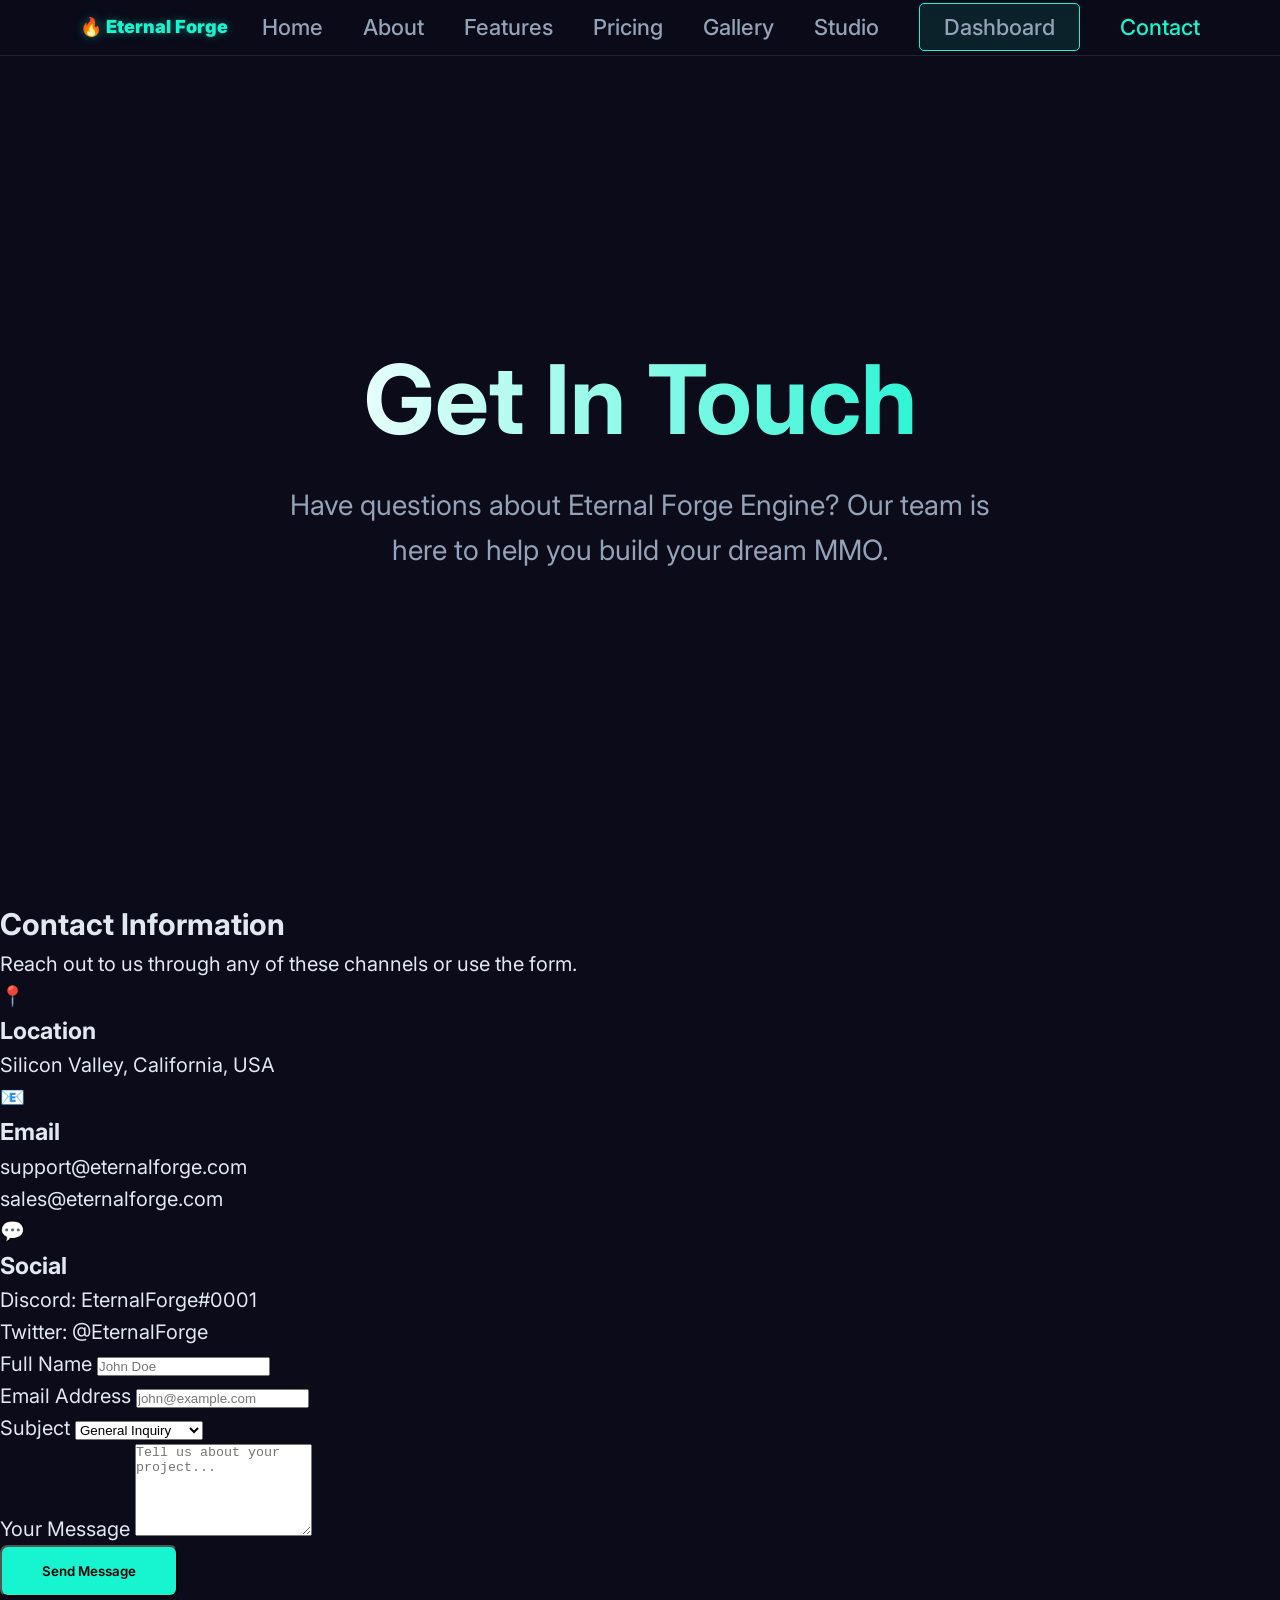
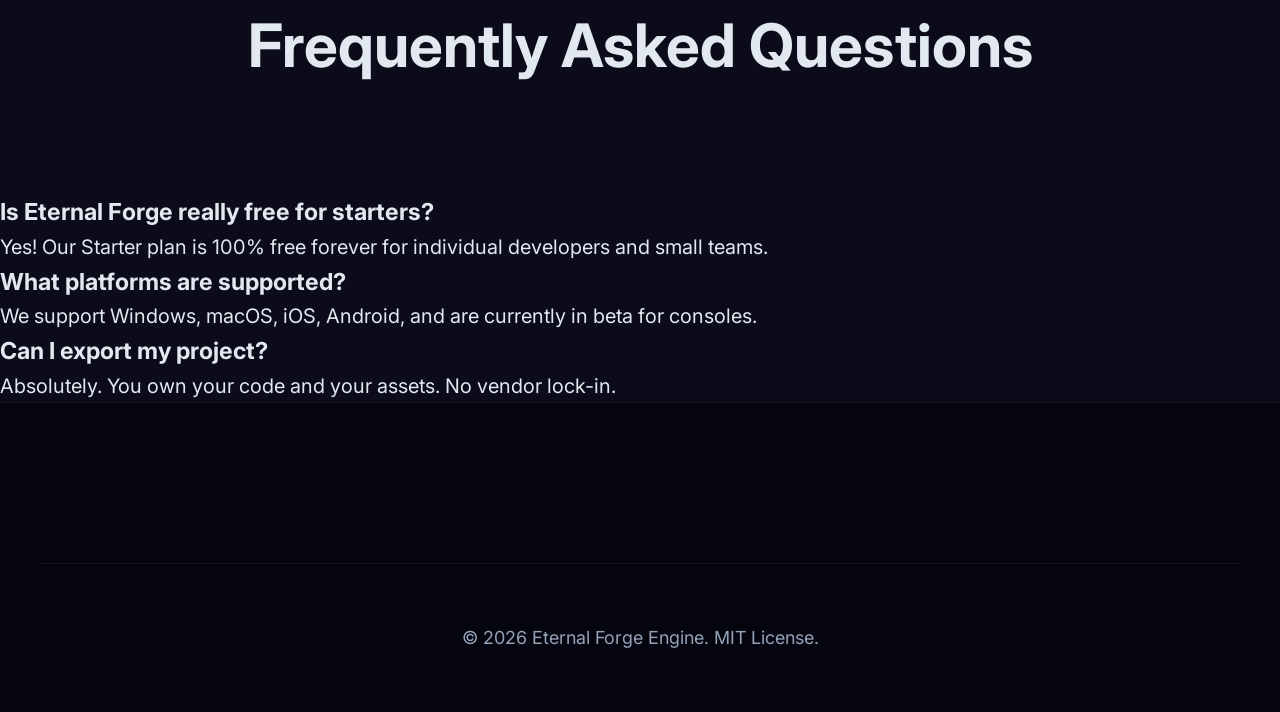
<file: contact.html>
<!DOCTYPE html>
<html lang="en">
<head>
    <meta charset="UTF-8">
    <meta name="viewport" content="width=device-width, initial-scale=1.0">
    <title>Contact Us - Eternal Forge Engine</title>
    <link rel="stylesheet" href="css/main.css">
    <link rel="stylesheet" href="https://cdnjs.cloudflare.com/ajax/libs/animate.css/4.1.1/animate.min.css">
</head>
<body>
    <nav class="main-nav">
        <div class="nav-container">
            <a href="index.html" class="logo">🔥 Eternal Forge</a>
            <ul class="nav-menu">
                <li><a href="index.html" class="nav-link">Home</a></li>
                <li><a href="about.html" class="nav-link">About</a></li>
                <li><a href="features.html" class="nav-link">Features</a></li>
                <li><a href="pricing.html" class="nav-link">Pricing</a></li>
                <li><a href="gallery.html" class="nav-link">Gallery</a></li>
                <li><a href="studio.html" class="nav-link">Studio</a></li>
                                    <li><a href="dashboard.html" class="nav-link dashboard-btn">Dashboard</a></li>
                <li><a href="contact.html" class="nav-link active">Contact</a></li>
            </ul>
        </div>
    </nav>

    <main>
        <section class="hero contact-hero">
            <div class="hero-content animate__animated animate__fadeIn">
                <h1 class="hero-title">Get In Touch</h1>
                <p class="hero-subtitle">Have questions about Eternal Forge Engine? Our team is here to help you build your dream MMO.</p>
            </div>
        </section>

        <section class="contact-section">
            <div class="contact-grid max-width">
                <div class="contact-info animate__animated animate__fadeInLeft">
                    <h2>Contact Information</h2>
                    <p>Reach out to us through any of these channels or use the form.</p>
                    
                    <div class="info-item">
                        <div class="info-icon">📍</div>
                        <div class="info-text">
                            <h3>Location</h3>
                            <p>Silicon Valley, California, USA</p>
                        </div>
                    </div>

                    <div class="info-item">
                        <div class="info-icon">📧</div>
                        <div class="info-text">
                            <h3>Email</h3>
                            <p>support@eternalforge.com</p>
                            <p>sales@eternalforge.com</p>
                        </div>
                    </div>

                    <div class="info-item">
                        <div class="info-icon">💬</div>
                        <div class="info-text">
                            <h3>Social</h3>
                            <p>Discord: EternalForge#0001</p>
                            <p>Twitter: @EternalForge</p>
                        </div>
                    </div>
                </div>

                <div class="contact-form-container animate__animated animate__fadeInRight">
                    <form id="contact-form" class="professional-form">
                        <div class="form-group">
                            <label for="name">Full Name</label>
                            <input type="text" id="name" name="name" placeholder="John Doe" required>
                        </div>
                        <div class="form-group">
                            <label for="email">Email Address</label>
                            <input type="email" id="email" name="email" placeholder="john@example.com" required>
                        </div>
                        <div class="form-group">
                            <label for="subject">Subject</label>
                            <select id="subject" name="subject">
                                <option value="general">General Inquiry</option>
                                <option value="support">Technical Support</option>
                                <option value="sales">Sales & Pricing</option>
                                <option value="partnership">Partnership</option>
                            </select>
                        </div>
                        <div class="form-group">
                            <label for="message">Your Message</label>
                            <textarea id="message" name="message" rows="6" placeholder="Tell us about your project..." required></textarea>
                        </div>
                        <button type="submit" class="btn btn-primary btn-block">Send Message</button>
                    </form>
                    <div id="form-status" class="form-status"></div>
                </div>
            </div>
        </section>

        <section class="faq-preview">
            <div class="section-title">
                <h2>Frequently Asked Questions</h2>
            </div>
            <div class="faq-grid max-width">
                <div class="faq-item">
                    <h3>Is Eternal Forge really free for starters?</h3>
                    <p>Yes! Our Starter plan is 100% free forever for individual developers and small teams.</p>
                </div>
                <div class="faq-item">
                    <h3>What platforms are supported?</h3>
                    <p>We support Windows, macOS, iOS, Android, and are currently in beta for consoles.</p>
                </div>
                <div class="faq-item">
                    <h3>Can I export my project?</h3>
                    <p>Absolutely. You own your code and your assets. No vendor lock-in.</p>
                </div>
            </div>
        </section>
    </main>

    <footer>
        <div class="footer-bottom">
            <p>&copy; 2026 Eternal Forge Engine. MIT License.</p>
        </div>
    </footer>

    <script src="js/main.js"></script>
    <script src="js/ui.js"></script>
</body>
</html>
</file>
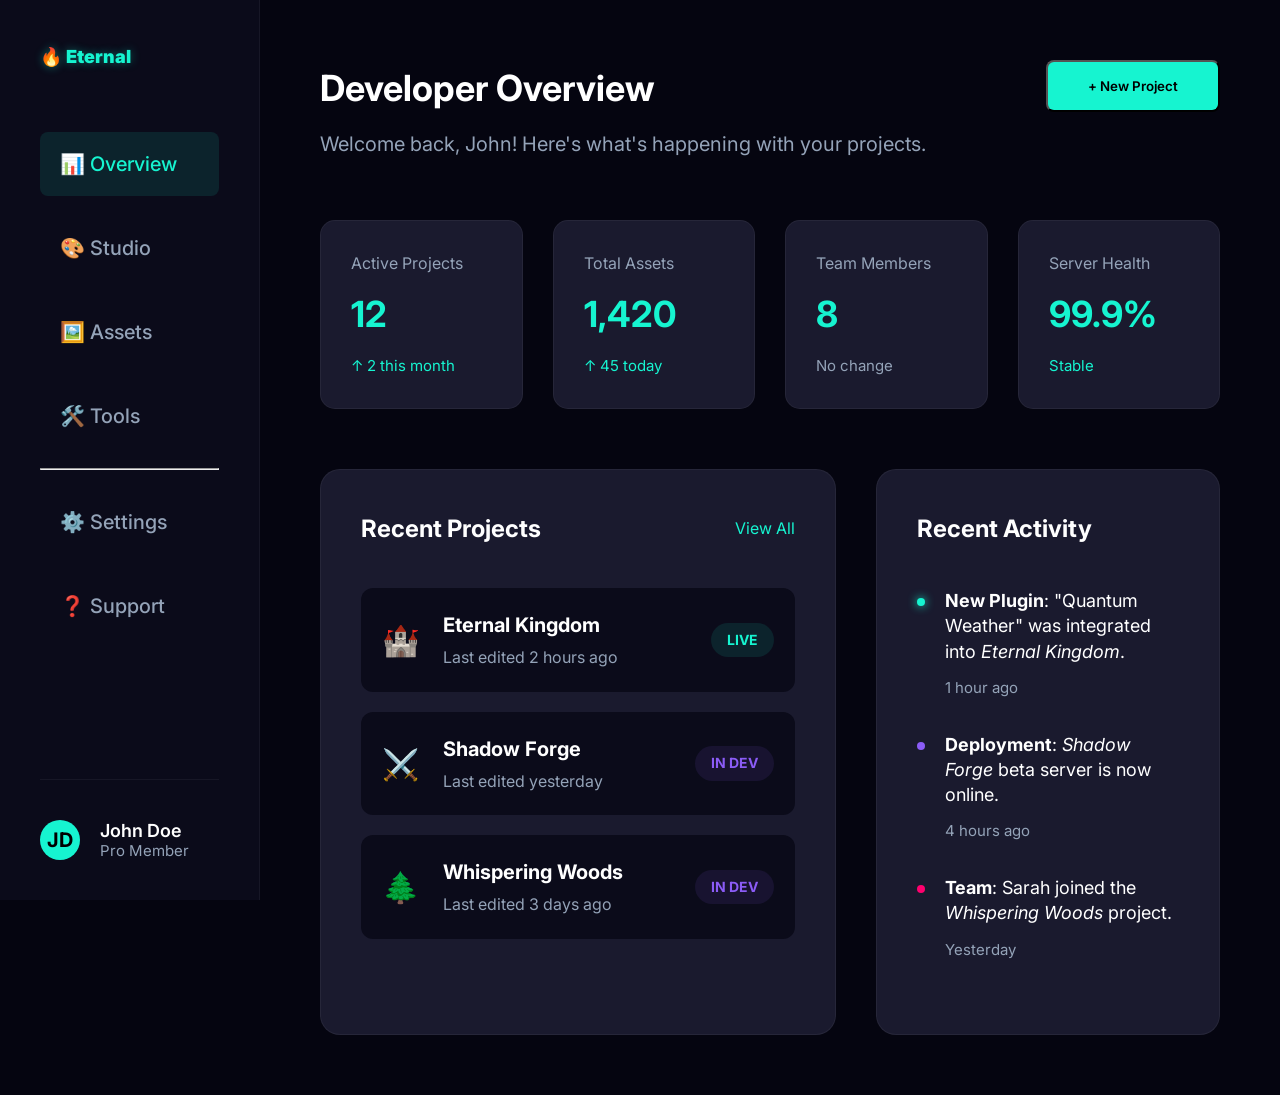
<file: dashboard.html>
<!DOCTYPE html>
<html lang="en">
<head>
    <meta charset="UTF-8">
    <meta name="viewport" content="width=device-width, initial-scale=1.0">
    <title>Developer Dashboard - Eternal Forge Engine</title>
    <link rel="stylesheet" href="css/main.css">
    <link rel="stylesheet" href="https://cdnjs.cloudflare.com/ajax/libs/animate.css/4.1.1/animate.min.css">
</head>
<body class="dashboard-body">
    <div class="dashboard-wrapper">
        <!-- Sidebar -->
        <aside class="dashboard-sidebar">
            <div class="sidebar-header">
                <a href="index.html" class="logo">🔥 Eternal</a>
            </div>
            <nav class="sidebar-nav">
                <ul>
                    <li><a href="dashboard.html" class="active">📊 Overview</a></li>
                    <li><a href="studio.html">🎨 Studio</a></li>
                    <li><a href="gallery.html">🖼️ Assets</a></li>
                    <li><a href="features.html">🛠️ Tools</a></li>
                    <li><hr></li>
                    <li><a href="#">⚙️ Settings</a></li>
                    <li><a href="contact.html">❓ Support</a></li>
                </ul>
            </nav>
            <div class="sidebar-user">
                <div class="user-avatar">JD</div>
                <div class="user-info">
                    <p class="user-name">John Doe</p>
                    <p class="user-plan">Pro Member</p>
                </div>
            </div>
        </aside>

        <!-- Main Content -->
        <main class="dashboard-main">
            <header class="dashboard-header">
                <div class="header-left">
                    <h1>Developer Overview</h1>
                    <p>Welcome back, John! Here's what's happening with your projects.</p>
                </div>
                <div class="header-right">
                    <button class="btn btn-primary">+ New Project</button>
                </div>
            </header>

            <!-- Stats Grid -->
            <section class="stats-grid">
                <div class="stat-card">
                    <p class="stat-label">Active Projects</p>
                    <h2 class="stat-value">12</h2>
                    <p class="stat-trend positive">↑ 2 this month</p>
                </div>
                <div class="stat-card">
                    <p class="stat-label">Total Assets</p>
                    <h2 class="stat-value">1,420</h2>
                    <p class="stat-trend positive">↑ 45 today</p>
                </div>
                <div class="stat-card">
                    <p class="stat-label">Team Members</p>
                    <h2 class="stat-value">8</h2>
                    <p class="stat-trend neutral">No change</p>
                </div>
                <div class="stat-card">
                    <p class="stat-label">Server Health</p>
                    <h2 class="stat-value">99.9%</h2>
                    <p class="stat-trend positive">Stable</p>
                </div>
            </section>

            <!-- Content Rows -->
            <div class="dashboard-grid">
                <!-- Recent Projects -->
                <section class="content-card recent-projects">
                    <div class="card-header">
                        <h2>Recent Projects</h2>
                        <a href="#">View All</a>
                    </div>
                    <div class="project-list">
                        <div class="project-item">
                            <div class="project-icon">🏰</div>
                            <div class="project-details">
                                <h3>Eternal Kingdom</h3>
                                <p>Last edited 2 hours ago</p>
                            </div>
                            <div class="project-status status-active">Live</div>
                        </div>
                        <div class="project-item">
                            <div class="project-icon">⚔️</div>
                            <div class="project-details">
                                <h3>Shadow Forge</h3>
                                <p>Last edited yesterday</p>
                            </div>
                            <div class="project-status status-dev">In Dev</div>
                        </div>
                        <div class="project-item">
                            <div class="project-icon">🌲</div>
                            <div class="project-details">
                                <h3>Whispering Woods</h3>
                                <p>Last edited 3 days ago</p>
                            </div>
                            <div class="project-status status-dev">In Dev</div>
                        </div>
                    </div>
                </section>

                <!-- Activity Feed -->
                <section class="content-card activity-feed">
                    <div class="card-header">
                        <h2>Recent Activity</h2>
                    </div>
                    <div class="activity-list">
                        <div class="activity-item">
                            <span class="activity-dot dot-primary"></span>
                            <div class="activity-text">
                                <p><strong>New Plugin</strong>: "Quantum Weather" was integrated into <em>Eternal Kingdom</em>.</p>
                                <span class="activity-time">1 hour ago</span>
                            </div>
                        </div>
                        <div class="activity-item">
                            <span class="activity-dot dot-secondary"></span>
                            <div class="activity-text">
                                <p><strong>Deployment</strong>: <em>Shadow Forge</em> beta server is now online.</p>
                                <span class="activity-time">4 hours ago</span>
                            </div>
                        </div>
                        <div class="activity-item">
                            <span class="activity-dot dot-accent"></span>
                            <div class="activity-text">
                                <p><strong>Team</strong>: Sarah joined the <em>Whispering Woods</em> project.</p>
                                <span class="activity-time">Yesterday</span>
                            </div>
                        </div>
                    </div>
                </section>
            </div>
        </main>
    </div>

    <style>
        .dashboard-body { background: #050510; color: #fff; margin: 0; font-family: 'Inter', sans-serif; }
        .dashboard-wrapper { display: flex; min-height: 100vh; }
        
        /* Sidebar */
        .dashboard-sidebar { width: 260px; background: #0b0b1a; border-right: 1px solid rgba(255,255,255,0.05); display: flex; flex-direction: column; padding: 2rem; position: fixed; height: 100vh; }
        .sidebar-header { margin-bottom: 3rem; }
        .sidebar-nav ul { list-style: none; padding: 0; }
        .sidebar-nav li { margin-bottom: 1rem; }
        .sidebar-nav a { color: var(--text-muted); text-decoration: none; font-weight: 500; display: block; padding: 0.8rem 1rem; border-radius: 8px; transition: 0.3s; }
        .sidebar-nav a:hover, .sidebar-nav a.active { background: rgba(22, 244, 208, 0.1); color: var(--primary); }
        .sidebar-user { margin-top: auto; display: flex; align-items: center; gap: 1rem; padding-top: 2rem; border-top: 1px solid rgba(255,255,255,0.05); }
        .user-avatar { width: 40px; height: 40px; background: var(--primary); color: #000; border-radius: 50%; display: flex; align-items: center; justify-content: center; font-weight: 700; }
        .user-info p { margin: 0; line-height: 1.2; }
        .user-name { font-weight: 600; font-size: 0.9rem; }
        .user-plan { font-size: 0.75rem; color: var(--text-muted); }

        /* Main */
        .dashboard-main { flex: 1; margin-left: 260px; padding: 3rem; }
        .dashboard-header { display: flex; justify-content: space-between; align-items: flex-start; margin-bottom: 3rem; }
        .header-left h1 { font-size: 1.8rem; margin-bottom: 0.5rem; }
        .header-left p { color: var(--text-muted); }

        /* Stats */
        .stats-grid { display: grid; grid-template-columns: repeat(4, 1fr); gap: 1.5rem; margin-bottom: 3rem; }
        .stat-card { background: #1a1a2e; padding: 1.5rem; border-radius: 15px; border: 1px solid rgba(255,255,255,0.05); }
        .stat-label { font-size: 0.8rem; color: var(--text-muted); margin-bottom: 0.5rem; }
        .stat-value { font-size: 1.8rem; margin-bottom: 0.5rem; color: var(--primary); }
        .stat-trend { font-size: 0.75rem; }
        .positive { color: #16f4d0; }
        .neutral { color: var(--text-muted); }

        /* Grid */
        .dashboard-grid { display: grid; grid-template-columns: 1.5fr 1fr; gap: 2rem; }
        .content-card { background: #1a1a2e; padding: 2rem; border-radius: 20px; border: 1px solid rgba(255,255,255,0.05); }
        .card-header { display: flex; justify-content: space-between; align-items: center; margin-bottom: 2rem; }
        .card-header h2 { font-size: 1.2rem; }
        .card-header a { font-size: 0.8rem; color: var(--primary); text-decoration: none; }

        /* Project List */
        .project-item { display: flex; align-items: center; gap: 1.2rem; padding: 1rem; background: #0b0b1a; border-radius: 12px; margin-bottom: 1rem; border: 1px solid transparent; transition: 0.3s; }
        .project-item:hover { border-color: var(--primary); transform: translateX(5px); }
        .project-icon { font-size: 1.5rem; }
        .project-details h3 { font-size: 1rem; margin-bottom: 0.2rem; }
        .project-details p { font-size: 0.8rem; color: var(--text-muted); margin: 0; }
        .project-status { margin-left: auto; font-size: 0.7rem; font-weight: 700; text-transform: uppercase; padding: 0.3rem 0.8rem; border-radius: 20px; }
        .status-active { background: rgba(22, 244, 208, 0.1); color: var(--primary); }
        .status-dev { background: rgba(139, 92, 246, 0.1); color: #8b5cf6; }

        /* Activity Feed */
        .activity-item { display: flex; gap: 1rem; margin-bottom: 1.5rem; position: relative; }
        .activity-dot { width: 8px; height: 8px; border-radius: 50%; margin-top: 0.5rem; flex-shrink: 0; }
        .dot-primary { background: var(--primary); box-shadow: 0 0 10px var(--primary); }
        .dot-secondary { background: var(--secondary); }
        .dot-accent { background: var(--accent); }
        .activity-text p { font-size: 0.9rem; margin: 0 0 0.3rem; line-height: 1.4; }
        .activity-text strong { color: #fff; }
        .activity-time { font-size: 0.75rem; color: var(--text-muted); }

        @media (max-width: 1200px) {
            .stats-grid { grid-template-columns: repeat(2, 1fr); }
            .dashboard-grid { grid-template-columns: 1fr; }
        }
    </style>
</body>
</html>
</file>
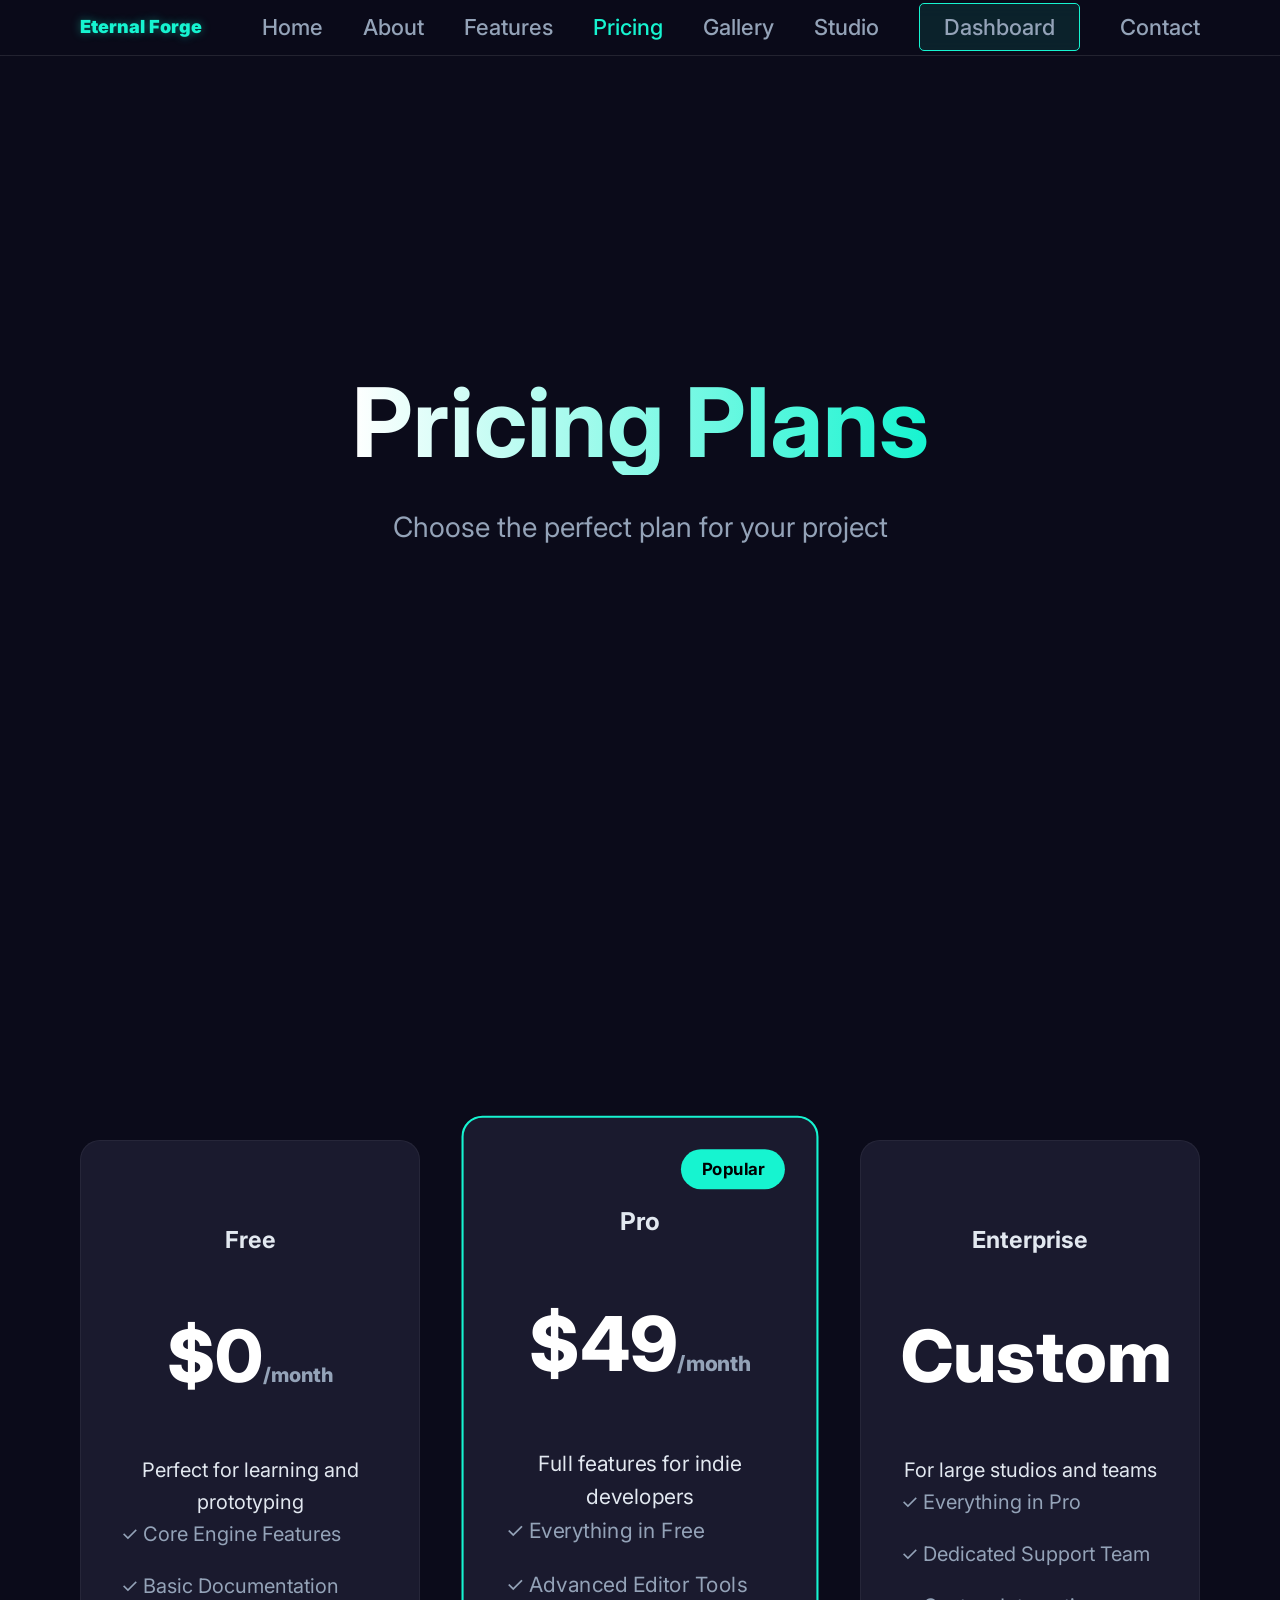
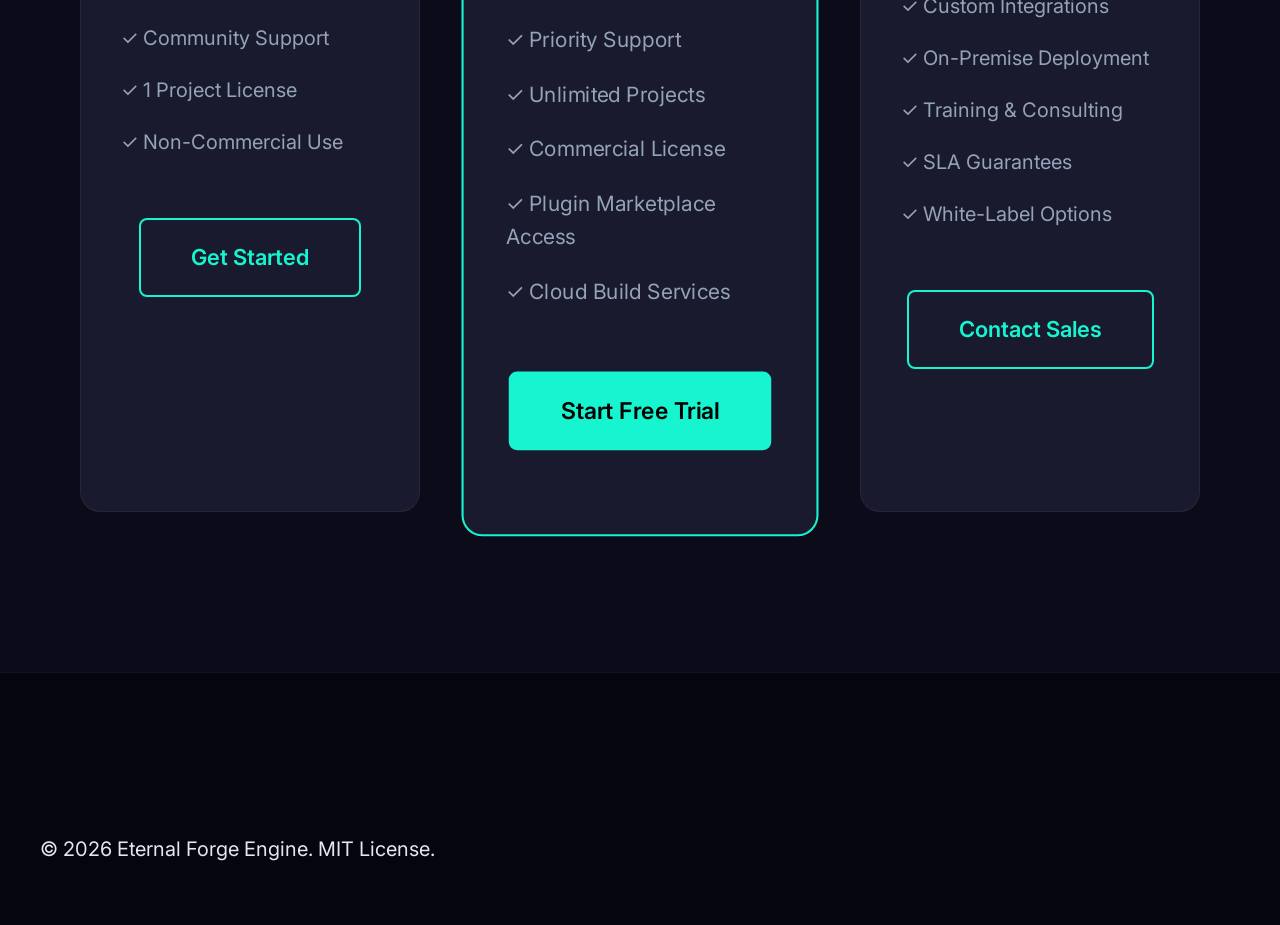
<file: pricing.html>
<!DOCTYPE html>
<html lang="en">
<head>
  <meta charset="UTF-8">
  <meta name="viewport" content="width=device-width, initial-scale=1.0">
  <title>Pricing - Eternal Forge Engine</title>
  <link rel="stylesheet" href="css/main.css">
</head>
<body>
  <nav class="main-nav">
    <div class="nav-container">
      <a href="index.html" class="logo">Eternal Forge</a>
      <ul class="nav-menu">                <li><a href="index.html" class="nav-link">Home</a></li>
                    <li><a href="about.html" class="nav-link">About</a></li>
                    <li><a href="features.html" class="nav-link">Features</a></li>
                    <li><a href="pricing.html" class="nav-link active">Pricing</a></li>
                    <li><a href="gallery.html" class="nav-link">Gallery</a></li>
                    <li><a href="studio.html" class="nav-link">Studio</a></li>
                    <li><a href="dashboard.html" class="nav-link dashboard-btn">Dashboard</a></li>
                    <li><a href="contact.html" class="nav-link">Contact</a></li>
    </div>
  </nav>
  
  <main>
    <section class="hero pricing-hero">        <div class="hero-content animate__animated animate__fadeIn">
            <h1 class="hero-title">Pricing Plans</h1>
            <p class="hero-subtitle">Choose the perfect plan for your project</p>
        </div>
    </section>

    <section class="pricing-section">
        <div class="pricing-cards">
            <!-- Free Tier -->
            <div class="pricing-card">
                <h3>Free</h3>
                <div class="price">$0<span>/month</span></div>
                <p>Perfect for learning and prototyping</p>
                <ul class="pricing-features">
                    <li>✓ Core Engine Features</li>
                    <li>✓ Basic Documentation</li>
                    <li>✓ Community Support</li>
                    <li>✓ 1 Project License</li>
                    <li>✓ Non-Commercial Use</li>
                </ul>
                <a href="dashboard.html" class="btn btn-secondary btn-lg">Get Started</a>
            </div>

            <!-- Pro Tier -->
            <div class="pricing-card featured">
                <span class="badge">Popular</span>
                <h3>Pro</h3>
                <div class="price">$49<span>/month</span></div>
                <p>Full features for indie developers</p>
                <ul class="pricing-features">
                    <li>✓ Everything in Free</li>
                    <li>✓ Advanced Editor Tools</li>
                    <li>✓ Priority Support</li>
                    <li>✓ Unlimited Projects</li>
                    <li>✓ Commercial License</li>
                    <li>✓ Plugin Marketplace Access</li>
                    <li>✓ Cloud Build Services</li>
                </ul>
                <a href="dashboard.html" class="btn btn-primary btn-lg">Start Free Trial</a>
            </div>

            <!-- Enterprise Tier -->
            <div class="pricing-card">
                <h3>Enterprise</h3>
                <div class="price">Custom</div>
                <p>For large studios and teams</p>
                <ul class="pricing-features">
                    <li>✓ Everything in Pro</li>
                    <li>✓ Dedicated Support Team</li>
                    <li>✓ Custom Integrations</li>
                    <li>✓ On-Premise Deployment</li>
                    <li>✓ Training & Consulting</li>
                    <li>✓ SLA Guarantees</li>
                    <li>✓ White-Label Options</li>
                </ul>
                <a href="contact.html" class="btn btn-secondary btn-lg">Contact Sales</a>
            </div>
        </div>
    </section>

    <footer>
        <p>&copy; 2026 Eternal Forge Engine. MIT License.</p>
    </footer>

    <script src="js/main.js"></script>
</body>
</html>
</file>
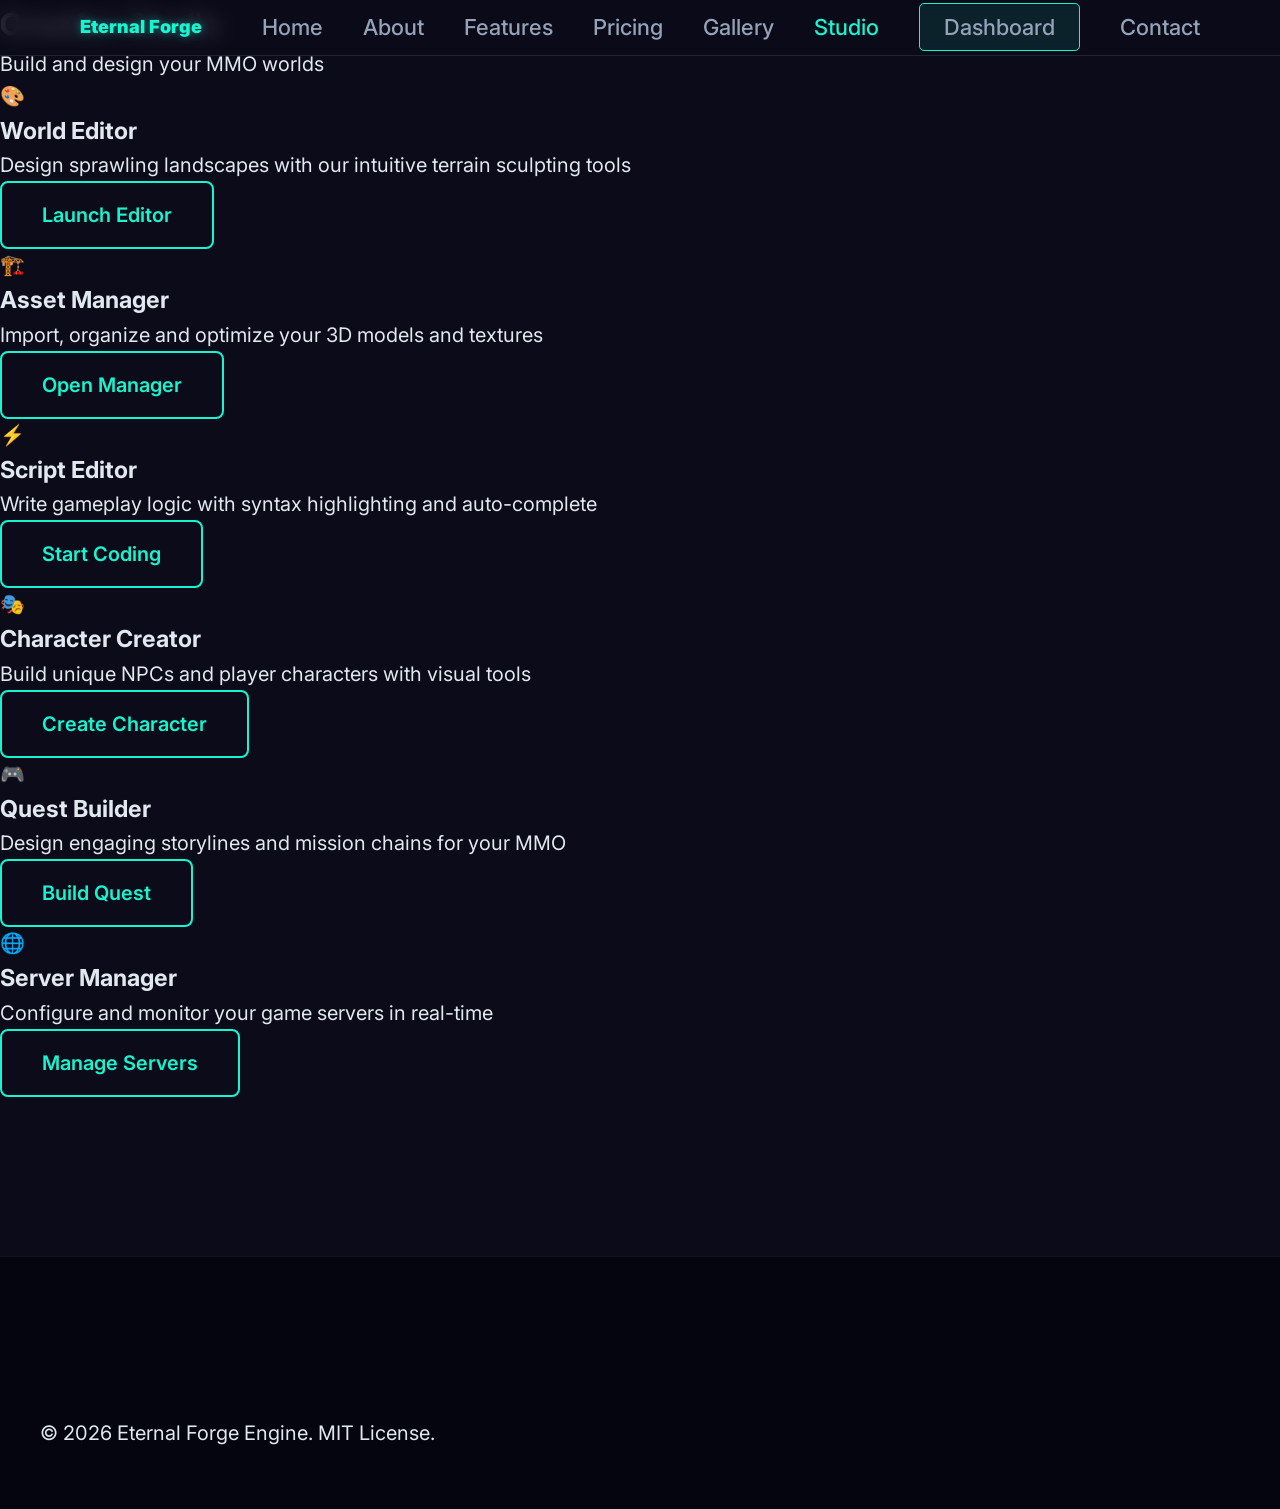
<file: studio.html>
<!DOCTYPE html>
<html lang="en">
<head>
  <meta charset="UTF-8">
  <meta name="viewport" content="width=device-width, initial-scale=1.0">
  <title>Studio - Eternal Forge Engine</title>
  <link rel="stylesheet" href="css/main.css">
</head>
<body>
  <nav class="main-nav">
    <div class="nav-container">
      <a href="index.html" class="logo">Eternal Forge</a>
      <ul class="nav-menu">                <li><a href="index.html" class="nav-link">Home</a></li>
                    <li><a href="about.html" class="nav-link">About</a></li>
                    <li><a href="features.html" class="nav-link">Features</a></li>
                    <li><a href="pricing.html" class="nav-link">Pricing</a></li>
                    <li><a href="gallery.html" class="nav-link">Gallery</a></li>
                    <li><a href="studio.html" class="nav-link active">Studio</a></li>
                    <li><a href="dashboard.html" class="nav-link dashboard-btn">Dashboard</a></li>
                    <li><a href="contact.html" class="nav-link">Contact</a></li>
    </div>
  </nav>
  
  <main>
    <section class="studio-workspace">
      <h1>Creation Studio</h1>
      <p>Build and design your MMO worlds</p>

              <!-- Studio Tools Grid -->
        <div class="studio-tools">
            <div class="tool-card">
                <div class="tool-icon">🎨</div>
                <h3>World Editor</h3>
                <p>Design sprawling landscapes with our intuitive terrain sculpting tools</p>
                <a href="#" class="btn btn-secondary">Launch Editor</a>
            </div>
            
            <div class="tool-card">
                <div class="tool-icon">🏗️</div>
                <h3>Asset Manager</h3>
                <p>Import, organize and optimize your 3D models and textures</p>
                <a href="#" class="btn btn-secondary">Open Manager</a>
            </div>
            
            <div class="tool-card">
                <div class="tool-icon">⚡</div>
                <h3>Script Editor</h3>
                <p>Write gameplay logic with syntax highlighting and auto-complete</p>
                <a href="#" class="btn btn-secondary">Start Coding</a>
            </div>
            
            <div class="tool-card">
                <div class="tool-icon">🎭</div>
                <h3>Character Creator</h3>
                <p>Build unique NPCs and player characters with visual tools</p>
                <a href="#" class="btn btn-secondary">Create Character</a>
            </div>
            
            <div class="tool-card">
                <div class="tool-icon">🎮</div>
                <h3>Quest Builder</h3>
                <p>Design engaging storylines and mission chains for your MMO</p>
                <a href="#" class="btn btn-secondary">Build Quest</a>
            </div>
            
            <div class="tool-card">
                <div class="tool-icon">🌐</div>
                <h3>Server Manager</h3>
                <p>Configure and monitor your game servers in real-time</p>
                <a href="#" class="btn btn-secondary">Manage Servers</a>
            </div>
        </div>

      <canvas id="studio-canvas"></canvas>
    </section>
  </main>
  
  <footer>
    <p>&copy; 2026 Eternal Forge Engine. MIT License.</p>
  </footer>
  
  <script src="js/main.js"></script>
</body>
</html>
</file>
<file: css/main.css>
/* Eternal Forge Engine - Next Level Styles */

/* Import modern fonts */
@import url('https://fonts.googleapis.com/css2?family=Inter:wght@300;400;500;600;700;800&family=Orbitron:wght@500;700;900&display=swap');

/* CSS Variables */
:root {
    --primary: #16f4d0;
    --primary-glow: rgba(22, 244, 208, 0.4);
    --secondary: #8b5cf6;
    --accent: #ff006e;
    --bg-deep: #0b0b1a;
    --bg-card: #1a1a2e;
    --text-main: #e2e8f0;
    --text-muted: #94a3b8;
    --gradient-hero: linear-gradient(135deg, #1a1a2e 0%, #0b0b1a 100%);
    --shadow-lg: 0 20px 25px -5px rgba(0, 0, 0, 0.5), 0 10px 10px -5px rgba(0, 0, 0, 0.4);
    --transition: all 0.3s cubic-bezier(0.4, 0, 0.2, 1);
}

/* Reset & Base */
* {
    margin: 0;
    padding: 0;
    box-sizing: border-box;
}

html {
    scroll-behavior: smooth;
    font-size: 20px;
}

body {
    font-family: 'Inter', sans-serif;
    background-color: var(--bg-deep);
    color: var(--text-main);
    line-height: 1.6;
    overflow-x: hidden;
}

h1, h2, h3,  {
    font-family: 'Orbitron', sans-serif;
    text-transform: uppercase;
    letter-spacing: 2px;
}

/* Navigation */
.main-nav {
    position: fixed;
    top: 0;
    width: 100%;
    z-index: 1000;
    background: rgba(11, 11, 26, 0.8);
    backdrop-filter: blur(10px);
    border-bottom: 1px solid rgba(255, 255, 255, 0.1);
    transition: var(--transition);
}

.nav-container {
    max-width: 1200px;
    margin: 0 auto;
    padding: 0.5rem 2rem;    display: flex;
    justify-content: space-between;
    align-items: center;
}

.logo  {
    font-size: 0.9rem;    text-decoration: none;
        color: var(--primary);
    font-weight: 900;
        white-space: nowrap;
        text-shadow: 0 0 10px var(--primary-glow);
    }

.nav-menu {
    display: flex;
    list-style: none;
    gap: 2rem;
}

.nav-link {
    text-decoration: none;
    color: var(--text-muted);
    font-weight: 500;
    transition: var(--transition);
    font-size: 1.1rem;
}

.nav-link:hover,
.nav-link.active {
    color: var(--primary);
}

.dashboard-btn {
    padding: 0.5rem 1.2rem;
    border: 1px solid var(--primary);
    border-radius: 5px;
    background: rgba(22, 244, 208, 0.1);
}

/* Hero Section */
.hero {
    position: relative;
    min-height: 100vh;
    display: flex;
    align-items: center;
    justify-content: center;
    padding: 8rem 2rem 4rem;
    overflow: hidden;
}

.hero-background {
    position: absolute;
    top: 0;
    left: 0;
    width: 100%;
    height: 100%;
    background: var(--gradient-hero);
    z-index: -1;
}

.hero-content {
    max-width: 900px;
    text-align: center;
}

.hero-title {
    font-size: 4.8rem;
    margin-bottom: 1.5rem;
    line-height: 1.1;
    background: linear-gradient(to right, #fff, var(--primary));
    -webkit-background-clip: text;
    -webkit-text-fill-color: transparent;
}

.hero-subtitle {
    font-size: 1.4rem;
    color: var(--text-muted);
    margin-bottom: 3rem;
    max-width: 700px;
    margin-left: auto;
    margin-right: auto;
}

.hero-buttons {
    display: flex;
    gap: 1.5rem;
    justify-content: center;
    margin-bottom: 4rem;
}

/* Buttons */
.btn {
    padding: 0.8rem 2rem;
    border-radius: 8px;
    text-decoration: none;
    font-weight: 600;
    font-family: 'Inter', sans-serif;
    transition: var(--transition);
    cursor: pointer;
    display: inline-block;
}

.btn-lg {
    padding: 1rem 2.5rem;
    font-size: 1.1rem;
}

.btn-primary {
    background-color: var(--primary);
    color: #000;
}

.btn-primary:hover {
    transform: translateY(-3px);
    box-shadow: 0 10px 20px var(--primary-glow);
}

.btn-secondary {
    border: 2px solid var(--primary);
    color: var(--primary);
}

.btn-secondary:hover {
    background: rgba(22, 244, 208, 0.1);
    transform: translateY(-3px);
}

/* Stats */
.hero-stats {
    display: grid;
    grid-template-columns: repeat(3, 1fr);
    gap: 2rem;
    border-top: 1px solid rgba(255, 255, 255, 0.1);
    padding-top: 3rem;
}

.stat-item h3 {
    font-size: 2.4rem;
    color: var(--primary);
    margin-bottom: 0.5rem;
}

.stat-item p {
    color: var(--text-muted);
    font-size: 0.9rem;
}

/* Features */
.features-section {
    padding: 8rem 2rem;
    max-width: 1200px;
    margin: 0 auto;
}

.section-title {
    text-align: center;
    margin-bottom: 5rem;
}

.section-title h2 {
    font-size: 3rem;
    margin-bottom: 1rem;
}

.features-grid {
    display: grid;
    grid-template-columns: repeat(auto-fit, minmax(300px, 1fr));
    gap: 2rem;
}

.feature-card {
    background: var(--bg-card);
    padding: 3rem 2rem;
    border-radius: 15px;
    border: 1px solid rgba(255, 255, 255, 0.05);
    transition: var(--transition);
    position: relative;
    overflow: hidden;
}

.feature-card:hover {
    transform: translateY(-10px);
    border-color: var(--primary);
    box-shadow: 0 10px 30px rgba(0, 0, 0, 0.5);
}

.feature-icon {
    font-size: 3rem;
    margin-bottom: 1.5rem;
}

.feature-card h3 {
    margin-bottom: 1rem;
}

.feature-link {
    margin-top: 2rem;
    display: block;
    color: var(--primary);
    text-decoration: none;
    font-weight: 600;
}

/* Showcase */
.showcase-section {
    padding: 8rem 2rem;
    background: rgba(22, 244, 208, 0.03);
}

.showcase-content {
    max-width: 1000px;
    margin: 0 auto;
    text-align: center;
}

.showcase-preview {
    margin: 4rem 0;
    border-radius: 20px;
    overflow: hidden;
    box-shadow: var(--shadow-lg);
    border: 1px solid rgba(22, 244, 208, 0.2);
}

.showcase-image {
    width: 100%;
    display: block;
}

/* Pricing */
.pricing-section {
    padding: 8rem 2rem;
    max-width: 1200px;
    margin: 0 auto;
}

.pricing-cards {
    display: grid;
    grid-template-columns: repeat(auto-fit, minmax(300px, 1fr));
    gap: 2.5rem;
    margin-top: 4rem;
}

.pricing-card {
    background: var(--bg-card);
    padding: 4rem 2rem;
    border-radius: 20px;
    text-align: center;
    border: 1px solid rgba(255, 255, 255, 0.05);
    position: relative;
}

.pricing-card.featured {
    border: 2px solid var(--primary);
    transform: scale(1.05);
    z-index: 10;
}

.badge {
    position: absolute;
    top: 1.5rem;
    right: 1.5rem;
    background: var(--primary);
    color: #000;
    padding: 0.3rem 1rem;
    border-radius: 20px;
    font-size: 0.8rem;
    font-weight: 700;
}

.price {
    font-size: 3.6rem;
    font-weight: 800;
    margin: 2rem 0;
    color: #fff;
}

.price span {
    font-size: 1rem;
    color: var(--text-muted);
}

.pricing-features {
    list-style: none;
    margin-bottom: 3rem;
    text-align: left;
}

.pricing-features li {
    margin-bottom: 1rem;
    color: var(--text-muted);
}

/* CTA */
.cta-section {
    padding: 10rem 2rem;
    text-align: center;
}

.cta-content h2 {
    font-size: 3.6rem;
    margin-bottom: 1.5rem;
}

.cta-buttons {
    display: flex;
    gap: 1.5rem;
    justify-content: center;
    margin-top: 3rem;
}

/* Footer */
footer {
    background: #050510;
    padding: 8rem 2rem 3rem;
    border-top: 1px solid rgba(255, 255, 255, 0.05);
}

.footer-content {
    max-width: 1200px;
    margin: 0 auto;
    display: grid;
    grid-template-columns: 2fr repeat(3, 1fr);
    gap: 4rem;
    margin-bottom: 6rem;
}

.footer-section h3 {
    font-size: 1rem;
    margin-bottom: 2rem;
    color: #fff;
}

.footer-section ul {
    list-style: none;
}

.footer-section li {
    margin-bottom: 1rem;
}

.footer-section a {
    color: var(--text-muted);
    text-decoration: none;
    transition: var(--transition);
}

.footer-section a:hover {
    color: var(--primary);
}

.footer-bottom {
    text-align: center;
    padding-top: 3rem;
    border-top: 1px solid rgba(255, 255, 255, 0.05);
    color: var(--text-muted);
    font-size: 0.9rem;
}

/* Mobile Responsive */
.hamburger {
    display: none;
    flex-direction: column;
    gap: 6px;
    background: none;
    border: none;
    cursor: pointer;
}

.hamburger span {
    width: 30px;
    height: 2px;
    background: var(--primary);
    transition: var(--transition);
}

@media (max-width: 768px) {
    .nav-menu {
        display: none;
    }

    .hamburger {
        display: flex;
    }

    .hero-title {
        font-size: 2.5rem;
    }

    .footer-content {
        grid-template-columns: 1fr;
        gap: 3rem;
    }

    .hero-stats {
        grid-template-columns: 1fr;
    }

    .pricing-card.featured {
        transform: none;
    }

    /* Gallery Grid */
.gallery-grid {
    display: grid;
    grid-template-columns: repeat(auto-fit, minmax(300px, 1fr));
    gap: 2rem;
    margin-top: 3rem;
}

.gallery-item {
    position: relative;
    overflow: hidden;
    border-radius: 15px;
    aspect-ratio: 1;
    cursor: pointer;
    transition: var(--transition);
}

.gallery-item:hover {
    transform: scale(1.05);
    box-shadow: 0 15px 40px rgba(22, 244, 208, 0.3);
}

.gallery-item img {
    width: 100%;
    height: 100%;
    object-fit: cover;
}

/* Contact Form */
.contact-form {
    max-width: 600px;
    margin: 0 auto;
}

.form-group {
    margin-bottom: 2rem;
}

.form-group label {
    display: block;
    margin-bottom: 0.5rem;
    color: var(--text-main);
    font-weight: 600;
}

.form-group input,
.form-group textarea {
    width: 100%;
    padding: 0.8rem 1rem;
    background: var(--bg-card);
    border: 1px solid rgba(255, 255, 255, 0.1);
    border-radius: 8px;
    color: var(--text-main);
    font-family: 'Inter', sans-serif;
    transition: var(--transition);
}

.form-group input:focus,
.form-group textarea:focus {
    outline: none;
    border-color: var(--primary);
    box-shadow: 0 0 0 3px var(--primary-glow);
}

.form-group textarea {
    min-height: 150px;
    resize: vertical;
}


    /* Studio Tools */
.studio-workspace {
    padding: 8rem 2rem;
    max-width: 1200px;
    margin: 0 auto;
    text-align: center;
}

.studio-tools {
    display: grid;
    grid-template-columns: repeat(auto-fit, minmax(300px, 1fr));
    gap: 2.5rem;
    margin-top: 4rem;
}

.tool-card {
    background: var(--bg-card);
    padding: 3rem 2rem;
    border-radius: 15px;
    border: 1px solid rgba(255, 255, 255, 0.05);
    transition: var(--transition);
    text-align: center;
}

.tool-card:hover {
    transform: translateY(-10px);
    border-color: var(--primary);
    box-shadow: 0 15px 40px rgba(22, 244, 208, 0.2);
}

.tool-icon {
    font-size: 4rem;
    margin-bottom: 1.5rem;
}

.tool-card h3 {
    margin-bottom: 1rem;
    color: #fff;
}

.tool-card p {
    color: var(--text-muted);
    margin-bottom: 2rem;
}

}
</file>
